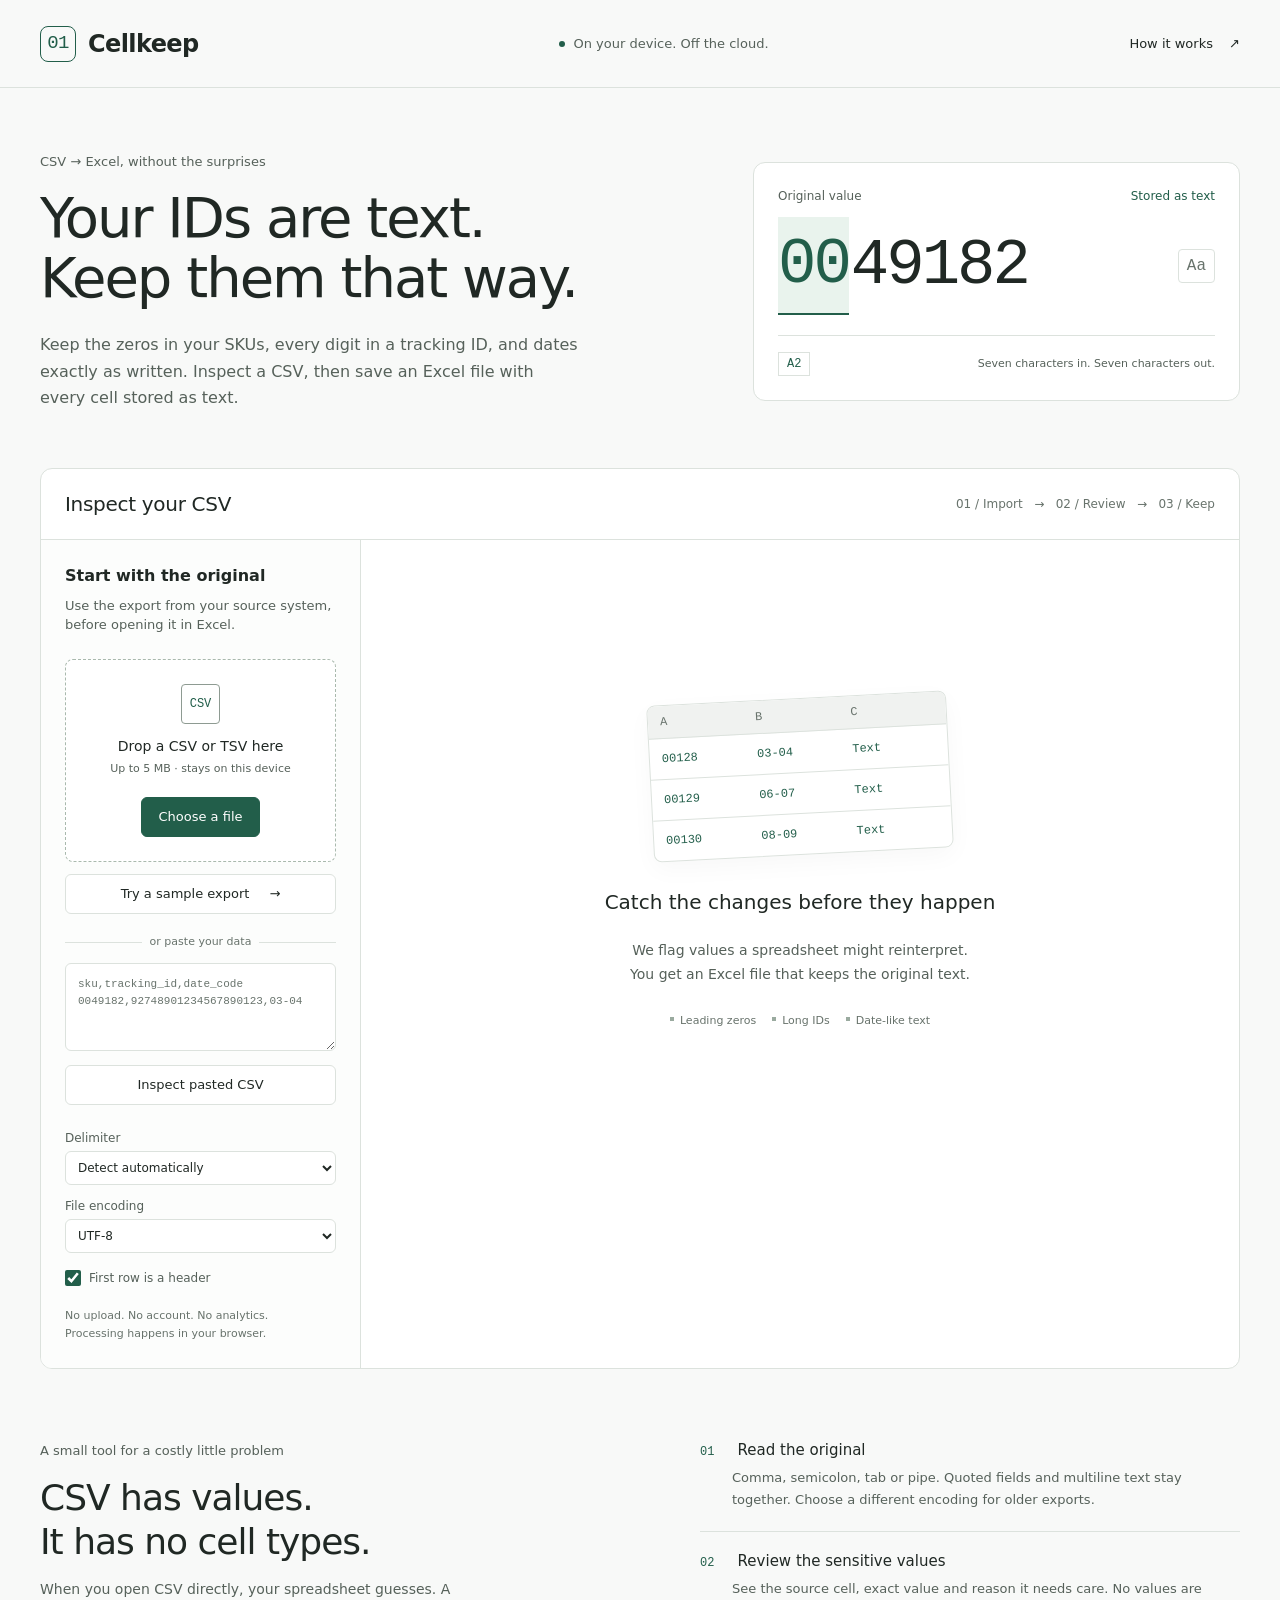
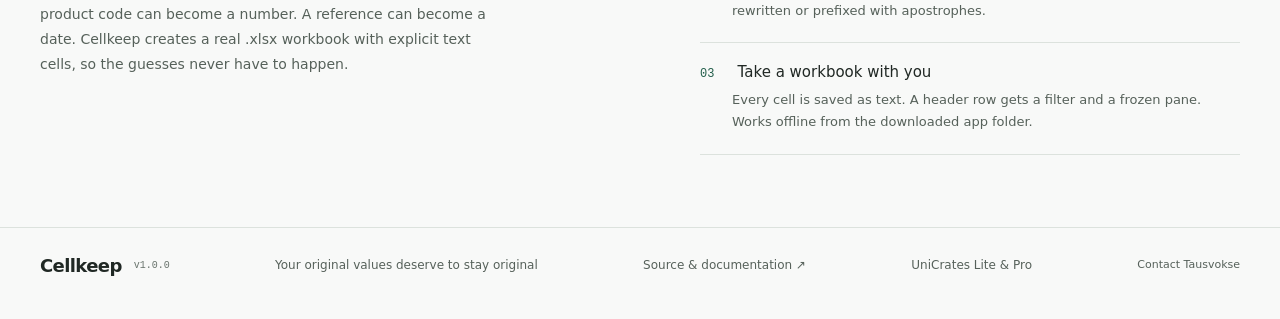
<file: index.html>
<!doctype html>
<html lang="en">
<head>
  <meta charset="utf-8">
  <meta name="viewport" content="width=device-width, initial-scale=1">
  <meta name="description" content="Inspect CSV for leading zeros, long IDs and formula-like values. Export a literal-text Excel workbook locally, without uploading your data.">
  <meta name="theme-color" content="#225e4a">
  <meta http-equiv="Content-Security-Policy" content="default-src 'self' file:; script-src 'self' file:; style-src 'self' file:; img-src 'self' file: data:; connect-src 'none'; object-src 'none'; base-uri 'none'; form-action 'none'">
  <title>Cellkeep — Your CSV, kept intact</title>
  <link rel="canonical" href="https://taushop.me/">
  <link rel="icon" href="./icon.svg" type="image/svg+xml">
  <link rel="stylesheet" href="./styles.css">
  <script defer src="./app.js"></script>
</head>
<body>
  <a class="skip" href="#workspace">Skip to workspace</a>
  <header class="masthead"><a class="brand" href="./index.html" aria-label="Cellkeep home"><span class="brandmark" aria-hidden="true">01</span>Cellkeep</a><div class="mastnote"><span class="status-dot"></span>On your device. Off the cloud.</div><a class="quiet-link" href="#how-it-works">How it works <span aria-hidden="true">↗</span></a></header>
  <main>
    <section class="intro" aria-labelledby="headline"><div><p class="eyebrow">CSV → Excel, without the surprises</p><h1 id="headline">Your IDs are text.<br>Keep them that way.</h1><p class="intro-copy">Keep the zeros in your SKUs, every digit in a tracking ID, and dates exactly as written. Inspect a CSV, then save an Excel file with every cell stored as text.</p></div><div class="specimen" aria-label="Example: leading zeros preserved"><div class="specimen-label"><span>Original value</span><span>Stored as text</span></div><div class="specimen-value"><span class="kept-zeros">00</span>49182<span class="text-marker">Aa</span></div><div class="specimen-bottom"><span class="cell-ref">A2</span><span>Seven characters in. Seven characters out.</span></div></div></section>
    <section id="workspace" class="workspace" aria-label="CSV workspace">
      <div class="workspace-title"><h2>Inspect your CSV</h2><span>01 / Import &nbsp; → &nbsp; 02 / Review &nbsp; → &nbsp; 03 / Keep</span></div>
      <div class="workgrid">
        <aside class="import-panel">
          <h3>Start with the original</h3><p class="secondary">Use the export from your source system, before opening it in Excel.</p>
          <div class="dropzone" id="dropzone"><span class="file-glyph" aria-hidden="true">CSV</span><p>Drop a CSV or TSV here</p><span class="secondary">Up to 5 MB · stays on this device</span><label class="button primary file-button" for="file">Choose a file</label><input type="file" id="file" accept=".csv,.tsv,.txt,text/csv,text/tab-separated-values"></div>
          <button class="button secondary-button full" id="demo">Try a sample export <span aria-hidden="true">→</span></button>
          <div class="divider"><span>or paste your data</span></div>
          <label class="sr-only" for="paste">CSV text</label><textarea id="paste" spellcheck="false" placeholder="sku,tracking_id,date_code&#10;0049182,92748901234567890123,03-04"></textarea><button class="button secondary-button full" id="inspect-paste">Inspect pasted CSV</button>
          <div class="import-options"><label for="delimiter">Delimiter<select id="delimiter"><option value="">Detect automatically</option><option value=",">Comma</option><option value=";">Semicolon</option><option value="tab">Tab</option><option value="|">Pipe</option></select></label><label for="encoding">File encoding<select id="encoding"><option value="utf-8">UTF-8</option><option value="utf-16le">UTF-16 LE</option><option value="utf-16be">UTF-16 BE</option><option value="windows-1252">Windows-1252</option><option value="windows-1251">Windows-1251</option></select></label><label class="checkbox-label"><input type="checkbox" id="header" checked>First row is a header</label></div>
          <p class="small-note">No upload. No account. No analytics.<br>Processing happens in your browser.</p>
        </aside>
        <div class="review-panel">
          <div id="message" role="status" aria-live="polite" class="message" hidden></div>
          <div id="empty" class="empty"><div class="empty-sheet" aria-hidden="true"><span class="sheet-top">A<span>B</span><span>C</span></span><span>00128<span>03-04</span><span>Text</span></span><span>00129<span>06-07</span><span>Text</span></span><span>00130<span>08-09</span><span>Text</span></span></div><h3>Catch the changes before they happen</h3><p>We flag values a spreadsheet might reinterpret.<br>You get an Excel file that keeps the original text.</p><div class="empty-legend"><span>Leading zeros</span><span>Long IDs</span><span>Date-like text</span></div></div>
          <div id="results" hidden>
            <div class="file-heading"><div><p class="eyebrow" id="source-label">Source file</p><h3 id="filename"></h3></div><button class="text-button" id="clear">Clear data</button></div>
            <div class="stats"><div><span>Data rows</span><strong id="row-count">0</strong></div><div><span>Columns</span><strong id="column-count">0</strong></div><div><span>Cells to review</span><strong class="risk-number" id="risk-count">0</strong></div></div>
            <div class="review-tabs" role="tablist" aria-label="Review views"><button id="risks-tab" role="tab" aria-selected="true" aria-controls="risks-panel" tabindex="0">Risk review <span id="risk-tab-count"></span></button><button id="preview-tab" role="tab" aria-selected="false" aria-controls="preview-panel" tabindex="-1">Data preview</button></div>
            <div id="risks-panel" role="tabpanel" aria-labelledby="risks-tab"><div class="filter-row"><label for="filter">Show<select id="filter"><option value="all">All flagged cells</option><option value="zeros">Leading zeros</option><option value="precision">Long numbers</option><option value="date">Date-like text</option><option value="scientific">Scientific notation</option><option value="formula">Formula-like text</option><option value="whitespace">Edge whitespace</option></select></label><span id="finding-summary"></span></div><div id="findings"></div><div class="pagination"><button class="text-button" id="previous">← Previous</button><span id="page-label"></span><button class="text-button" id="next">Next →</button></div></div>
            <div id="preview-panel" role="tabpanel" aria-labelledby="preview-tab" hidden><p class="preview-note" id="preview-note"></p><div class="table-scroll" tabindex="0" aria-label="Source CSV preview"><table id="preview-table"></table></div></div>
            <div class="export-panel"><div><h3>Keep every cell as text</h3><p>All values are preserved, including unflagged cells.<br>Numbers will be text, so calculations need conversion.</p></div><button id="export" class="button primary">Download .xlsx <span aria-hidden="true">↓</span></button></div>
            <div class="report-row"><button id="report" class="text-button">Download risk report (.json)</button><span id="delimiter-note"></span></div>
            <p class="small-note">Warnings are heuristics; spreadsheet behavior varies. This cannot recover digits already lost in a source file. The JSON report includes your source values.</p>
          </div>
        </div>
      </div>
    </section>
    <section class="explanation" id="how-it-works"><div><p class="eyebrow">A small tool for a costly little problem</p><h2>CSV has values.<br>It has no cell types.</h2><p>When you open CSV directly, your spreadsheet guesses. A product code can become a number. A reference can become a date. Cellkeep creates a real .xlsx workbook with explicit text cells, so the guesses never have to happen.</p></div><dl><div><dt>01 <span>Read the original</span></dt><dd>Comma, semicolon, tab or pipe. Quoted fields and multiline text stay together. Choose a different encoding for older exports.</dd></div><div><dt>02 <span>Review the sensitive values</span></dt><dd>See the source cell, exact value and reason it needs care. No values are rewritten or prefixed with apostrophes.</dd></div><div><dt>03 <span>Take a workbook with you</span></dt><dd>Every cell is saved as text. A header row gets a filter and a frozen pane. Works offline from the downloaded app folder.</dd></div></dl></section>
  </main>
  <footer><a class="brand" href="./index.html">Cellkeep<span class="version">v1.0.0</span></a><span>Your original values deserve to stay original</span><a href="https://github.com/Tausvokse/cellkeep" target="_blank" rel="noopener noreferrer">Source & documentation ↗</a><a href="/unicrates/">UniCrates Lite &amp; Pro</a><a href="mailto:tausvokseoff@gmail.com">Contact Tausvokse</a></footer>
</body>
</html>
</file>
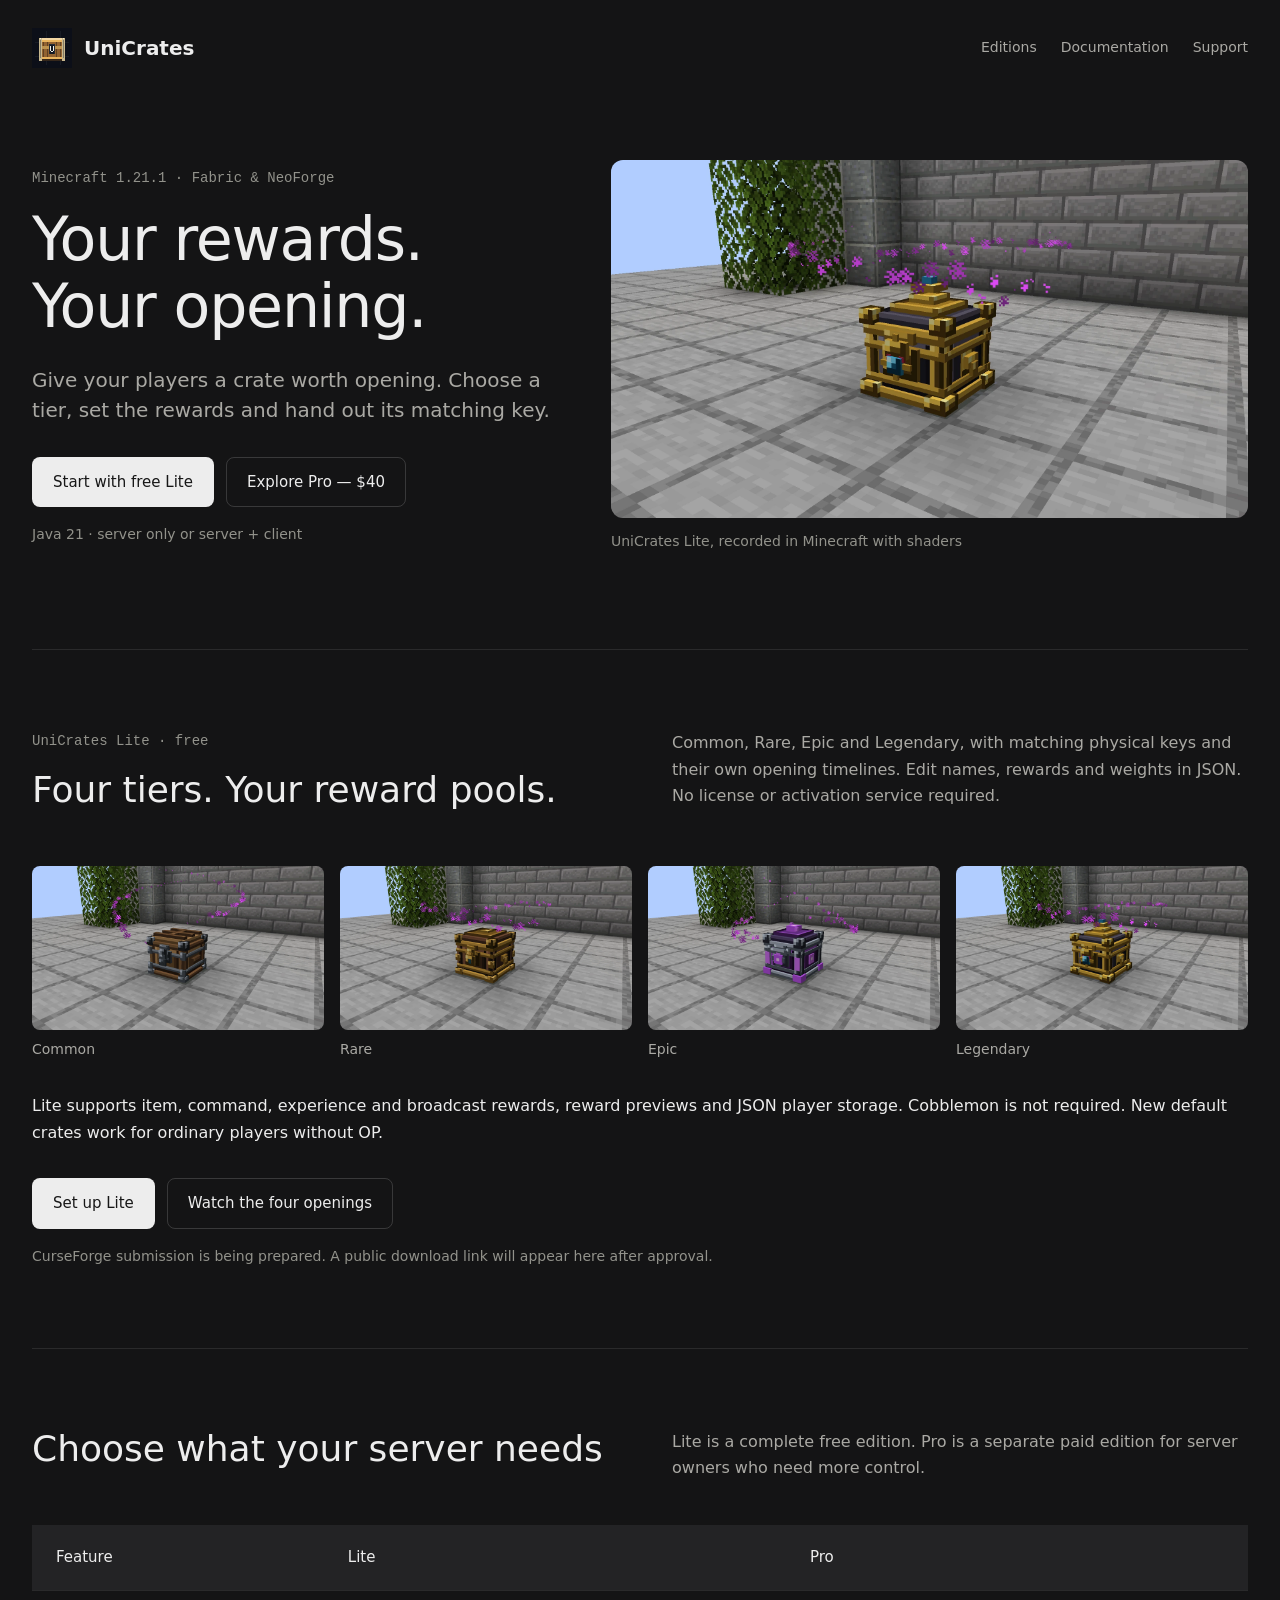
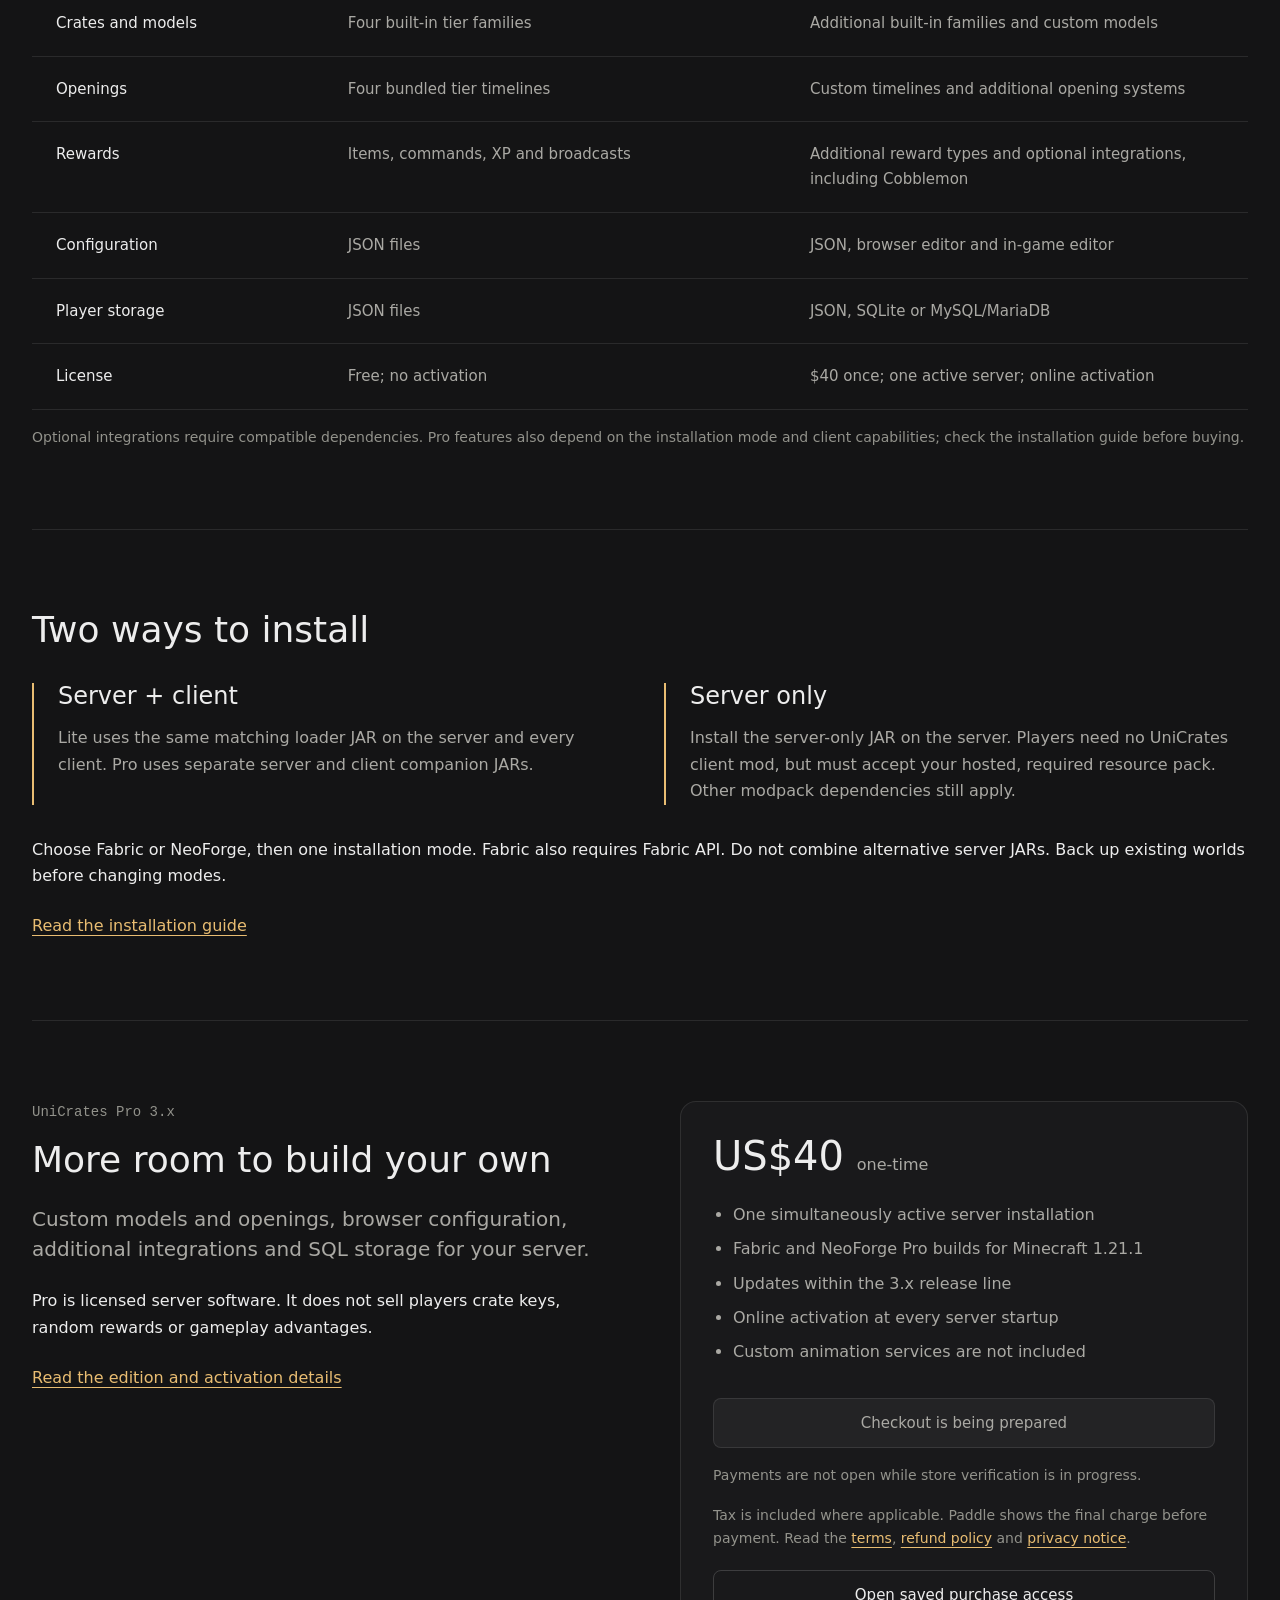
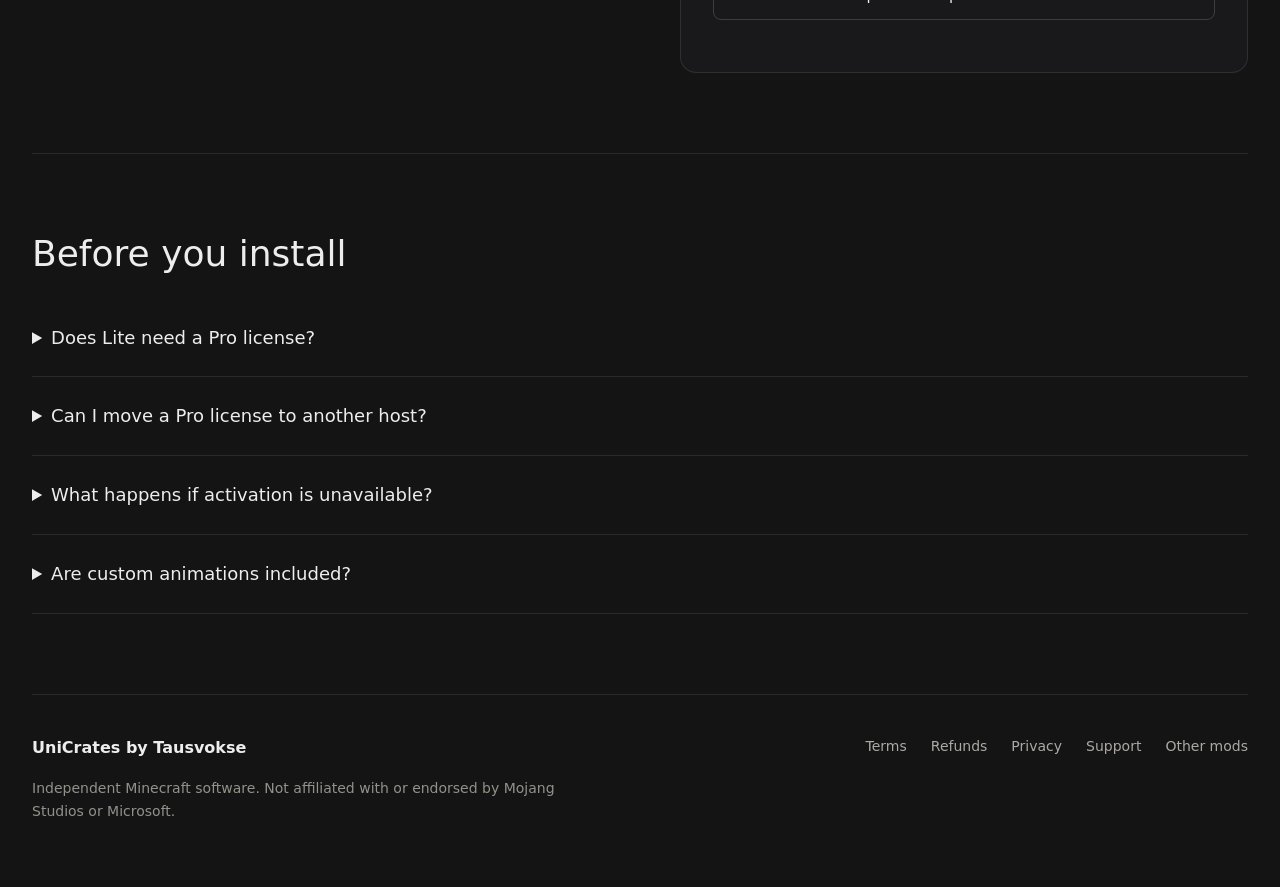
<file: unicrates/index.html>
<!doctype html>
<html lang="en">
  <head>
    <meta charset="utf-8" />
    <meta name="viewport" content="width=device-width, initial-scale=1" />
    <meta
      name="description"
      content="Animated Minecraft crates for Fabric and NeoForge. Four free Lite tiers, or UniCrates Pro for custom content, editors and SQL storage."
    />
    <meta name="theme-color" content="#141415" />
    <meta
      property="og:title"
      content="UniCrates — your rewards, your opening"
    />
    <meta
      property="og:description"
      content="Four free crate tiers. Configurable rewards. Two installation modes for Fabric and NeoForge."
    />
    <meta
      property="og:image"
      content="https://taushop.me/unicrates/assets/legendary-crate.webp"
    />
    <link rel="icon" type="image/png" href="assets/icon.png" />
    <link rel="stylesheet" href="site.css" />
    <link rel="canonical" href="https://taushop.me/unicrates/" />
    <title>UniCrates — animated crates for your Minecraft server</title>
    <script type="module" src="purchases.js"></script>
  </head>
  <body>
    <a class="skip" href="#main">Skip to content</a>
    <header class="navigation wrap">
      <a class="brand" href="./"
        ><img src="assets/icon.png" width="40" height="40" alt="" />UniCrates</a
      >
      <nav aria-label="Main">
        <a href="#editions">Editions</a
        ><a href="https://taushop.me/mods-wiki/unicrates/">Documentation</a
        ><a href="support/">Support</a>
      </nav>
    </header>
    <main id="main">
      <section class="hero wrap" aria-labelledby="hero-title">
        <div class="hero-copy">
          <p class="context">Minecraft 1.21.1 · Fabric &amp; NeoForge</p>
          <h1 id="hero-title">Your rewards.<br />Your opening.</h1>
          <p class="lead">
            Give your players a crate worth opening. Choose a tier, set the
            rewards and hand out its matching key.
          </p>
          <div class="actions">
            <a class="button primary" href="#lite">Start with free Lite</a
            ><a class="button secondary" href="#pro">Explore Pro — $40</a>
          </div>
          <p class="small">Java 21 · server only or server + client</p>
        </div>
        <figure class="hero-visual">
          <img
            src="assets/legendary-crate.webp"
            width="1920"
            height="1080"
            fetchpriority="high"
            alt="A single gold Legendary crate in a stone courtyard"
          />
          <figcaption>
            UniCrates Lite, recorded in Minecraft with shaders
          </figcaption>
        </figure>
      </section>
      <section class="wrap section" id="lite" aria-labelledby="lite-title">
        <div class="section-heading">
          <div>
            <p class="context">UniCrates Lite · free</p>
            <h2 id="lite-title">Four tiers. Your reward pools.</h2>
          </div>
          <p>
            Common, Rare, Epic and Legendary, with matching physical keys and
            their own opening timelines. Edit names, rewards and weights in
            JSON. No license or activation service required.
          </p>
        </div>
        <div class="gallery">
          <figure>
            <img
              src="assets/common-crate.webp"
              width="1920"
              height="1080"
              loading="lazy"
              alt="Common Lite crate with metal bands"
            />
            <figcaption>Common</figcaption>
          </figure>
          <figure>
            <img
              src="assets/rare-crate.webp"
              width="1920"
              height="1080"
              loading="lazy"
              alt="Rare Lite crate with gold-toned fittings"
            />
            <figcaption>Rare</figcaption>
          </figure>
          <figure>
            <img
              src="assets/epic-crate.webp"
              width="1920"
              height="1080"
              loading="lazy"
              alt="Epic Lite crate with purple crystal details"
            />
            <figcaption>Epic</figcaption>
          </figure>
          <figure>
            <img
              src="assets/legendary-crate.webp"
              width="1920"
              height="1080"
              loading="lazy"
              alt="Legendary Lite crate with gold fittings"
            />
            <figcaption>Legendary</figcaption>
          </figure>
        </div>
        <p>
          Lite supports item, command, experience and broadcast rewards, reward
          previews and JSON player storage. Cobblemon is not required. New
          default crates work for ordinary players without OP.
        </p>
        <div class="actions">
          <a
            class="button primary"
            id="lite-download"
            href="https://taushop.me/mods-wiki/unicrates/getting-started/"
            >Set up Lite</a
          ><a
            class="button secondary"
            href="https://taushop.me/mods-wiki/unicrates/lite-gallery"
            >Watch the four openings</a
          >
        </div>
        <p class="small" id="lite-status">
          CurseForge submission is being prepared. A public download link will
          appear here after approval.
        </p>
      </section>
      <section
        class="wrap section"
        id="editions"
        aria-labelledby="editions-title"
      >
        <div class="section-heading">
          <h2 id="editions-title">Choose what your server needs</h2>
          <p>
            Lite is a complete free edition. Pro is a separate paid edition for
            server owners who need more control.
          </p>
        </div>
        <div class="table-scroll">
          <table>
            <caption class="visually-hidden">
              UniCrates Lite and Pro features
            </caption>
            <thead>
              <tr>
                <th scope="col">Feature</th>
                <th scope="col">Lite</th>
                <th scope="col">Pro</th>
              </tr>
            </thead>
            <tbody>
              <tr>
                <th scope="row">Crates and models</th>
                <td>Four built-in tier families</td>
                <td>Additional built-in families and custom models</td>
              </tr>
              <tr>
                <th scope="row">Openings</th>
                <td>Four bundled tier timelines</td>
                <td>Custom timelines and additional opening systems</td>
              </tr>
              <tr>
                <th scope="row">Rewards</th>
                <td>Items, commands, XP and broadcasts</td>
                <td>
                  Additional reward types and optional integrations, including
                  Cobblemon
                </td>
              </tr>
              <tr>
                <th scope="row">Configuration</th>
                <td>JSON files</td>
                <td>JSON, browser editor and in-game editor</td>
              </tr>
              <tr>
                <th scope="row">Player storage</th>
                <td>JSON files</td>
                <td>JSON, SQLite or MySQL/MariaDB</td>
              </tr>
              <tr>
                <th scope="row">License</th>
                <td>Free; no activation</td>
                <td>$40 once; one active server; online activation</td>
              </tr>
            </tbody>
          </table>
        </div>
        <p class="small">
          Optional integrations require compatible dependencies. Pro features
          also depend on the installation mode and client capabilities; check
          the installation guide before buying.
        </p>
      </section>
      <section class="wrap section" aria-labelledby="install-title">
        <h2 id="install-title">Two ways to install</h2>
        <div class="installation">
          <article>
            <h3>Server + client</h3>
            <p>
              Lite uses the same matching loader JAR on the server and every
              client. Pro uses separate server and client companion JARs.
            </p>
          </article>
          <article>
            <h3>Server only</h3>
            <p>
              Install the server-only JAR on the server. Players need no
              UniCrates client mod, but must accept your hosted, required
              resource pack. Other modpack dependencies still apply.
            </p>
          </article>
        </div>
        <p>
          Choose Fabric or NeoForge, then one installation mode. Fabric also
          requires Fabric API. Do not combine alternative server JARs. Back up
          existing worlds before changing modes.
        </p>
        <a href="https://taushop.me/mods-wiki/unicrates/getting-started/"
          >Read the installation guide</a
        >
      </section>
      <section
        class="wrap section purchase"
        id="pro"
        aria-labelledby="pro-title"
      >
        <div>
          <p class="context">UniCrates Pro 3.x</p>
          <h2 id="pro-title">More room to build your own</h2>
          <p class="lead">
            Custom models and openings, browser configuration, additional
            integrations and SQL storage for your server.
          </p>
          <p>
            Pro is licensed server software. It does not sell players crate
            keys, random rewards or gameplay advantages.
          </p>
          <a href="https://taushop.me/mods-wiki/unicrates/editions"
            >Read the edition and activation details</a
          >
        </div>
        <div class="purchase-details">
          <p class="price">US$40 <span>one-time</span></p>
          <ul>
            <li>One simultaneously active server installation</li>
            <li>Fabric and NeoForge Pro builds for Minecraft 1.21.1</li>
            <li>Updates within the 3.x release line</li>
            <li>Online activation at every server startup</li>
            <li>Custom animation services are not included</li>
          </ul>
          <button class="button primary" id="buy-pro" type="button" disabled>
            Checkout is being prepared
          </button>
          <p id="checkout-status" class="small" role="status">
            Payments are not open while store verification is in progress.
          </p>
          <p class="small">
            Tax is included where applicable. Paddle shows the final charge
            before payment. Read the <a href="terms/">terms</a>,
            <a href="refunds/">refund policy</a> and
            <a href="privacy/">privacy notice</a>.
          </p>
          <p class="small" id="order-status" role="status"></p>
          <div id="order-downloads"></div>
        </div>
      </section>
      <section class="wrap section" aria-labelledby="questions-title">
        <h2 id="questions-title">Before you install</h2>
        <details>
          <summary>Does Lite need a Pro license?</summary>
          <p>
            No. Lite runs independently without a license or activation service.
          </p>
        </details>
        <details>
          <summary>Can I move a Pro license to another host?</summary>
          <p>
            One server can be active at a time. Stop the previous installation
            and contact support to release its activation before moving hosts or
            changing the outgoing IP.
          </p>
        </details>
        <details>
          <summary>What happens if activation is unavailable?</summary>
          <p>
            Every new server process needs online approval. A running process
            can use its existing signed permit until expiry, at most two
            minutes. Without a valid permit, Pro falls back to Lite limits. This
            purchase is not a promise that an online service will exist
            indefinitely.
          </p>
        </details>
        <details>
          <summary>Are custom animations included?</summary>
          <p>
            No. New Pro purchases do not include an individual animation
            service. Earlier written purchase agreements remain valid.
          </p>
        </details>
      </section>
    </main>
    <footer class="wrap">
      <div>
        <span class="brand">UniCrates by Tausvokse</span>
        <p class="small">
          Independent Minecraft software. Not affiliated with or endorsed by
          Mojang Studios or Microsoft.
        </p>
      </div>
      <nav aria-label="Footer">
        <a href="terms/">Terms</a><a href="refunds/">Refunds</a
        ><a href="privacy/">Privacy</a><a href="support/">Support</a
        ><a href="https://taushop.me/mods-wiki/">Other mods</a>
      </nav>
    </footer>
  </body>
</html>
</file>
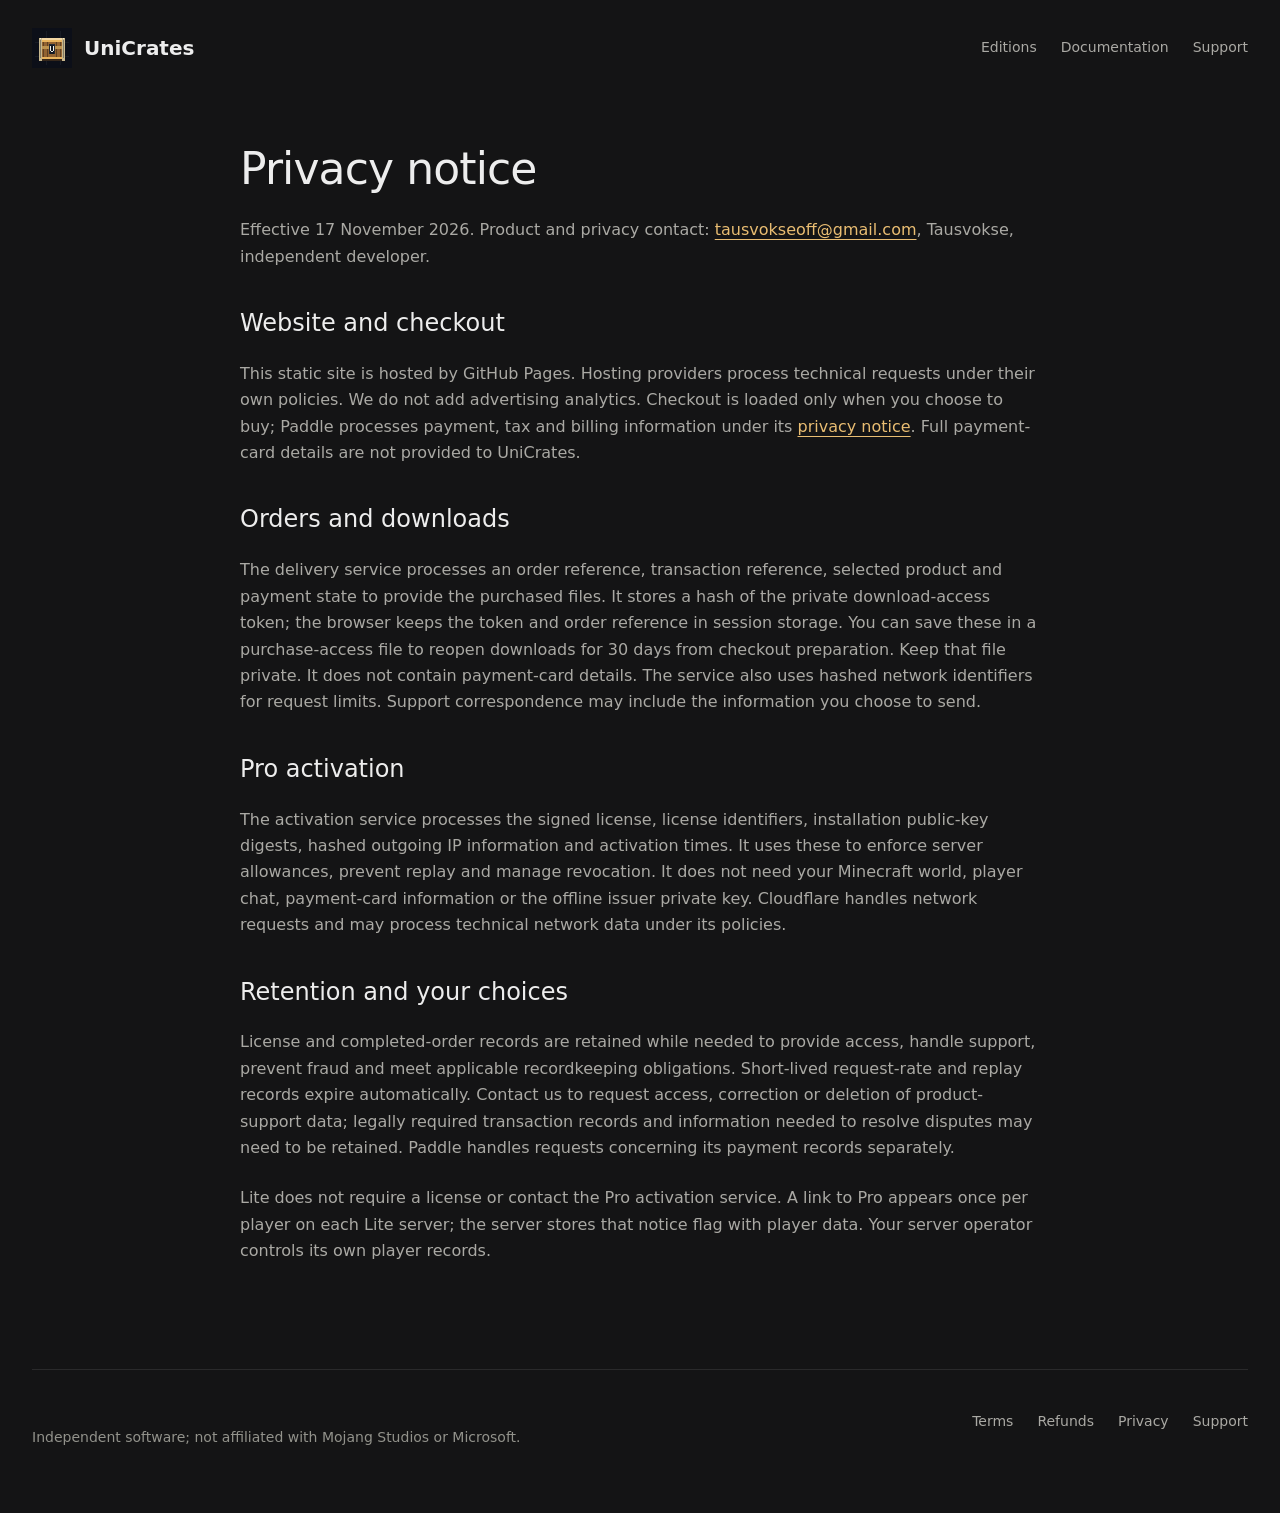
<file: unicrates/privacy/index.html>
<!doctype html>
<html lang="en">
  <head>
    <meta charset="utf-8" />
    <meta name="viewport" content="width=device-width,initial-scale=1" />
    <meta
      name="description"
      content="Privacy notice for UniCrates Lite and Pro."
    />
    <link rel="stylesheet" href="../site.css" />
    <title>Privacy notice — UniCrates</title>
  </head>
  <body>
    <a class="skip" href="#main">Skip to content</a>
    <header class="navigation wrap">
      <a class="brand" href="../"
        ><img
          src="../assets/icon.png"
          width="40"
          height="40"
          alt=""
        />UniCrates</a
      >
      <nav aria-label="Main">
        <a href="../">Editions</a
        ><a href="https://taushop.me/mods-wiki/unicrates/">Documentation</a
        ><a href="../support/">Support</a>
      </nav>
    </header>
    <main class="wrap legal" id="main">
      <h1>Privacy notice</h1>
      <p>
        Effective 17 November 2026. Product and privacy contact:
        <a href="mailto:tausvokseoff@gmail.com">tausvokseoff@gmail.com</a>,
        Tausvokse, independent developer.
      </p>
      <h2>Website and checkout</h2>
      <p>
        This static site is hosted by GitHub Pages. Hosting providers process
        technical requests under their own policies. We do not add advertising
        analytics. Checkout is loaded only when you choose to buy; Paddle
        processes payment, tax and billing information under its
        <a href="https://www.paddle.com/legal/privacy">privacy notice</a>. Full
        payment-card details are not provided to UniCrates.
      </p>
      <h2>Orders and downloads</h2>
      <p>
        The delivery service processes an order reference, transaction
        reference, selected product and payment state to provide the purchased
        files. It stores a hash of the private download-access token; the
        browser keeps the token and order reference in session storage. You can
        save these in a purchase-access file to reopen downloads for 30 days
        from checkout preparation. Keep that file private. It does not contain
        payment-card details. The service also uses hashed network identifiers
        for request limits. Support correspondence may include the information
        you choose to send.
      </p>
      <h2>Pro activation</h2>
      <p>
        The activation service processes the signed license, license
        identifiers, installation public-key digests, hashed outgoing IP
        information and activation times. It uses these to enforce server
        allowances, prevent replay and manage revocation. It does not need your
        Minecraft world, player chat, payment-card information or the offline
        issuer private key. Cloudflare handles network requests and may process
        technical network data under its policies.
      </p>
      <h2>Retention and your choices</h2>
      <p>
        License and completed-order records are retained while needed to provide
        access, handle support, prevent fraud and meet applicable recordkeeping
        obligations. Short-lived request-rate and replay records expire
        automatically. Contact us to request access, correction or deletion of
        product-support data; legally required transaction records and
        information needed to resolve disputes may need to be retained. Paddle
        handles requests concerning its payment records separately.
      </p>
      <p>
        Lite does not require a license or contact the Pro activation service. A
        link to Pro appears once per player on each Lite server; the server
        stores that notice flag with player data. Your server operator controls
        its own player records.
      </p>
    </main>
    <footer class="wrap">
      <p class="small">
        Independent software; not affiliated with Mojang Studios or Microsoft.
      </p>
      <nav aria-label="Footer">
        <a href="../terms/">Terms</a><a href="../refunds/">Refunds</a
        ><a href="../privacy/">Privacy</a><a href="../support/">Support</a>
      </nav>
    </footer>
  </body>
</html>
</file>
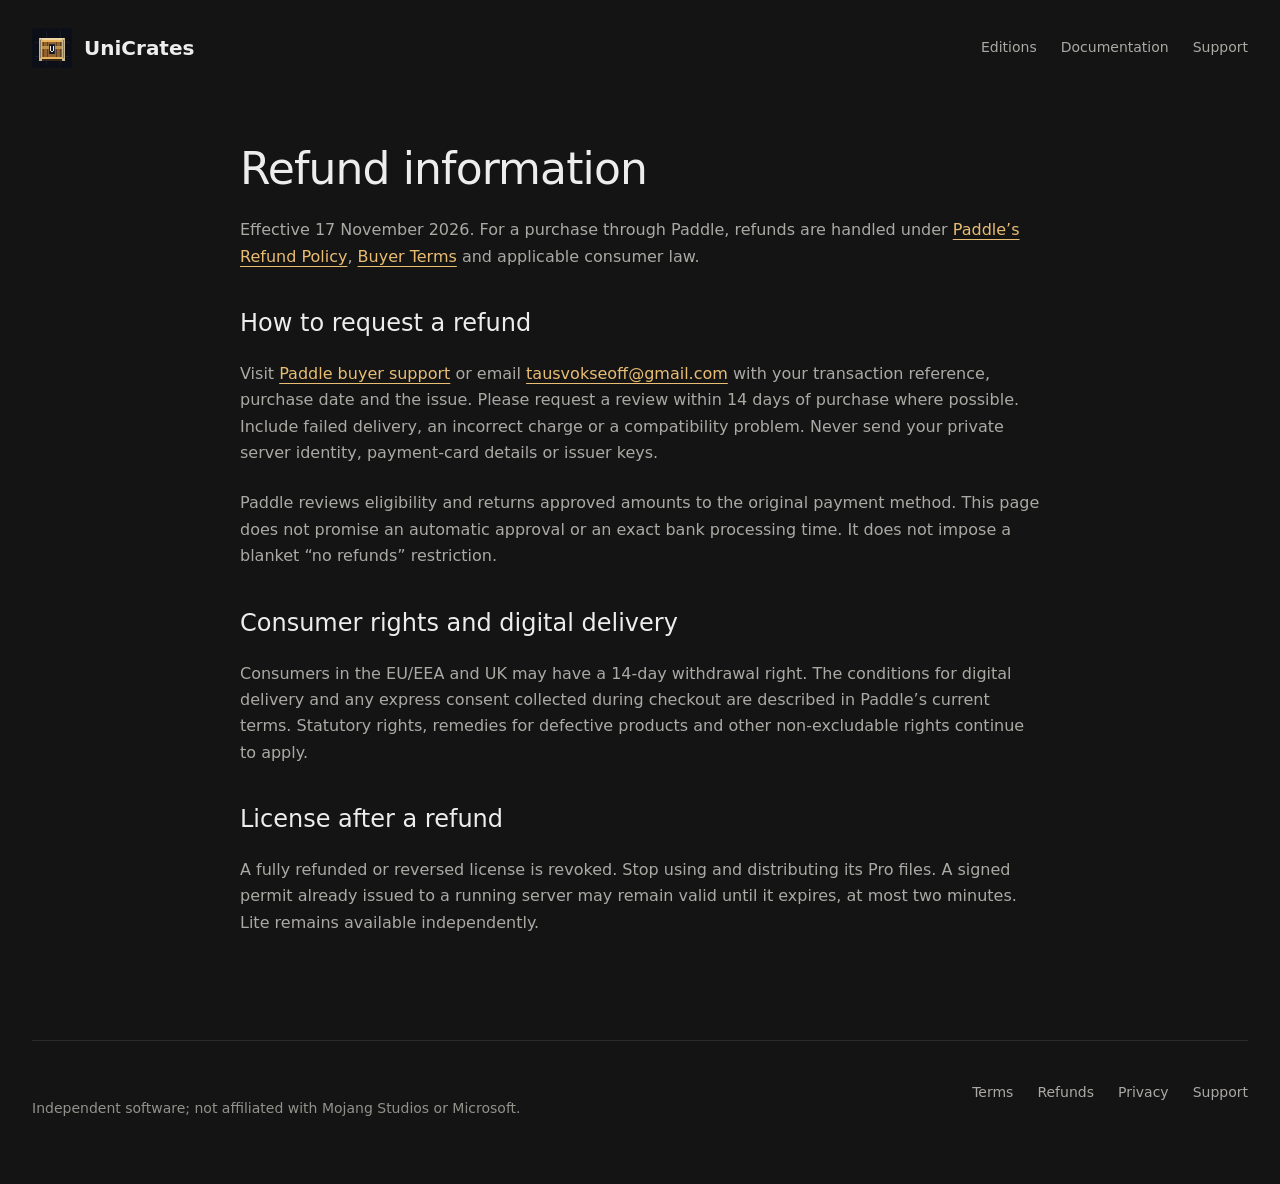
<file: unicrates/refunds/index.html>
<!doctype html>
<html lang="en">
  <head>
    <meta charset="utf-8" />
    <meta name="viewport" content="width=device-width,initial-scale=1" />
    <meta
      name="description"
      content="Refund information for UniCrates Lite and Pro."
    />
    <link rel="stylesheet" href="../site.css" />
    <title>Refund information — UniCrates</title>
  </head>
  <body>
    <a class="skip" href="#main">Skip to content</a>
    <header class="navigation wrap">
      <a class="brand" href="../"
        ><img
          src="../assets/icon.png"
          width="40"
          height="40"
          alt=""
        />UniCrates</a
      >
      <nav aria-label="Main">
        <a href="../">Editions</a
        ><a href="https://taushop.me/mods-wiki/unicrates/">Documentation</a
        ><a href="../support/">Support</a>
      </nav>
    </header>
    <main class="wrap legal" id="main">
      <h1>Refund information</h1>
      <p>
        Effective 17 November 2026. For a purchase through Paddle, refunds are
        handled under
        <a href="https://www.paddle.com/legal/refund-policy"
          >Paddle’s Refund Policy</a
        >,
        <a href="https://www.paddle.com/legal/buyer-terms">Buyer Terms</a> and
        applicable consumer law.
      </p>
      <h2>How to request a refund</h2>
      <p>
        Visit <a href="https://paddle.net">Paddle buyer support</a> or email
        <a href="mailto:tausvokseoff@gmail.com">tausvokseoff@gmail.com</a> with
        your transaction reference, purchase date and the issue. Please request
        a review within 14 days of purchase where possible. Include failed
        delivery, an incorrect charge or a compatibility problem. Never send
        your private server identity, payment-card details or issuer keys.
      </p>
      <p>
        Paddle reviews eligibility and returns approved amounts to the original
        payment method. This page does not promise an automatic approval or an
        exact bank processing time. It does not impose a blanket “no refunds”
        restriction.
      </p>
      <h2>Consumer rights and digital delivery</h2>
      <p>
        Consumers in the EU/EEA and UK may have a 14-day withdrawal right. The
        conditions for digital delivery and any express consent collected during
        checkout are described in Paddle’s current terms. Statutory rights,
        remedies for defective products and other non-excludable rights continue
        to apply.
      </p>
      <h2>License after a refund</h2>
      <p>
        A fully refunded or reversed license is revoked. Stop using and
        distributing its Pro files. A signed permit already issued to a running
        server may remain valid until it expires, at most two minutes. Lite
        remains available independently.
      </p>
    </main>
    <footer class="wrap">
      <p class="small">
        Independent software; not affiliated with Mojang Studios or Microsoft.
      </p>
      <nav aria-label="Footer">
        <a href="../terms/">Terms</a><a href="../refunds/">Refunds</a
        ><a href="../privacy/">Privacy</a><a href="../support/">Support</a>
      </nav>
    </footer>
  </body>
</html>
</file>
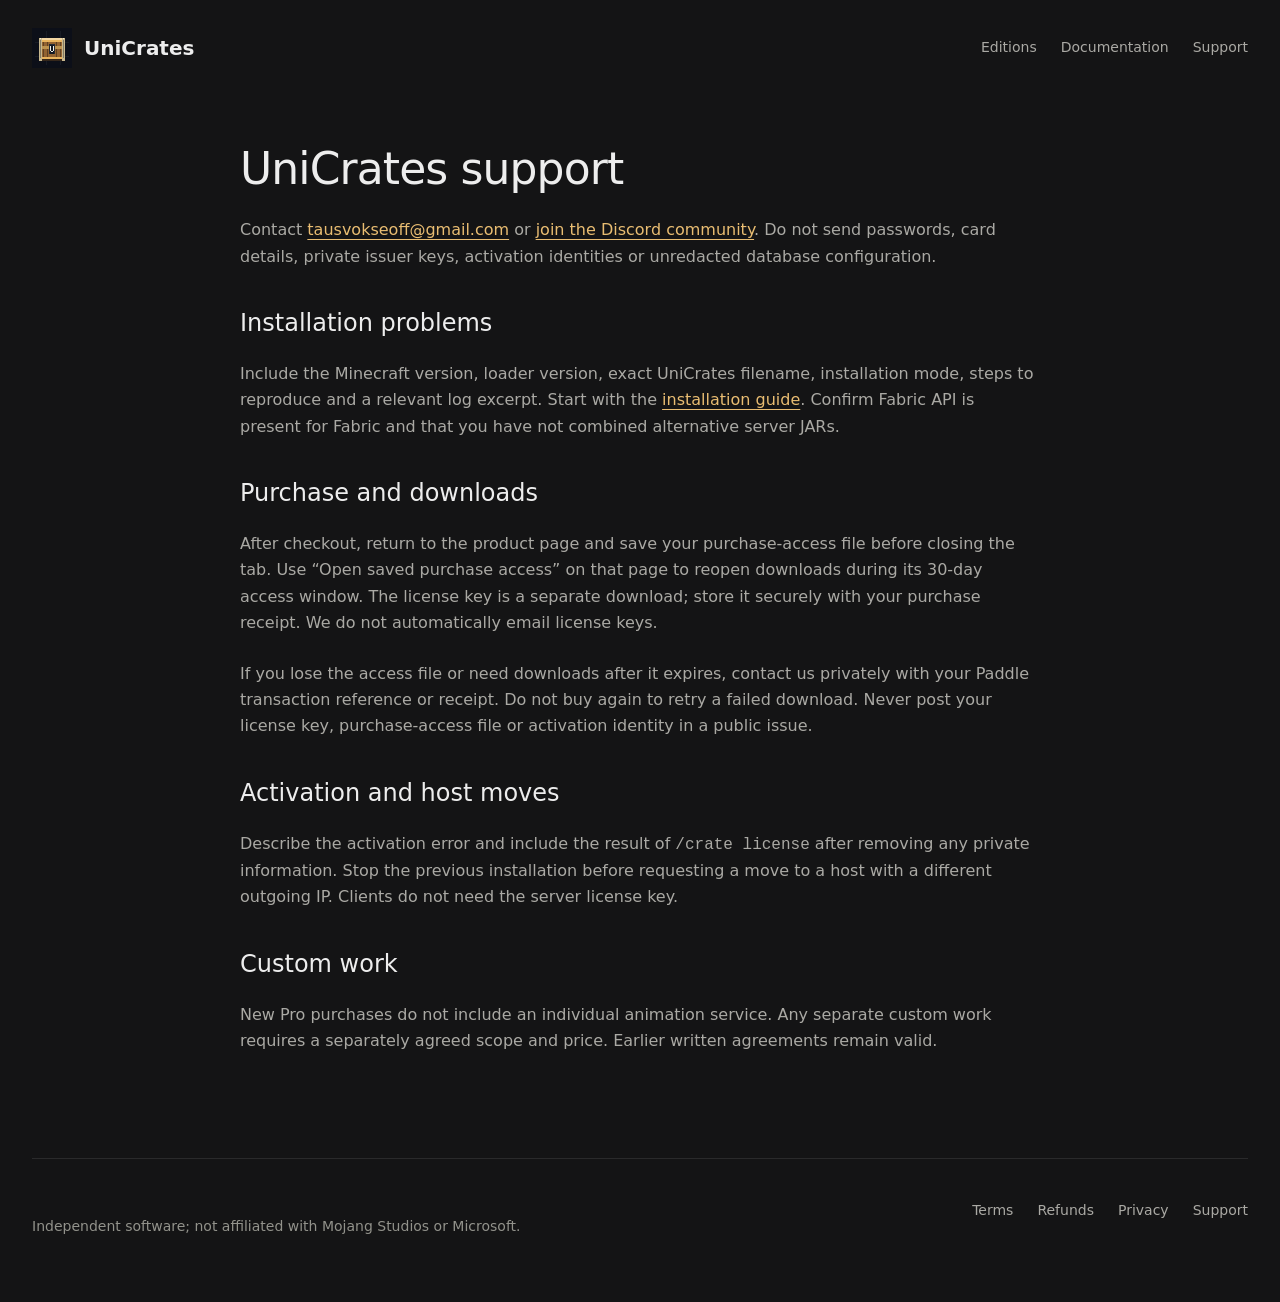
<file: unicrates/support/index.html>
<!doctype html>
<html lang="en">
  <head>
    <meta charset="utf-8" />
    <meta name="viewport" content="width=device-width,initial-scale=1" />
    <meta
      name="description"
      content="UniCrates support for UniCrates Lite and Pro."
    />
    <link rel="stylesheet" href="../site.css" />
    <title>UniCrates support — UniCrates</title>
  </head>
  <body>
    <a class="skip" href="#main">Skip to content</a>
    <header class="navigation wrap">
      <a class="brand" href="../"
        ><img
          src="../assets/icon.png"
          width="40"
          height="40"
          alt=""
        />UniCrates</a
      >
      <nav aria-label="Main">
        <a href="../">Editions</a
        ><a href="https://taushop.me/mods-wiki/unicrates/">Documentation</a
        ><a href="../support/">Support</a>
      </nav>
    </header>
    <main class="wrap legal" id="main">
      <h1>UniCrates support</h1>
      <p>
        Contact
        <a href="mailto:tausvokseoff@gmail.com">tausvokseoff@gmail.com</a> or
        <a href="https://discord.gg/VjU5AybJYr">join the Discord community</a>.
        Do not send passwords, card details, private issuer keys, activation
        identities or unredacted database configuration.
      </p>
      <h2>Installation problems</h2>
      <p>
        Include the Minecraft version, loader version, exact UniCrates filename,
        installation mode, steps to reproduce and a relevant log excerpt. Start
        with the
        <a href="https://taushop.me/mods-wiki/unicrates/getting-started/"
          >installation guide</a
        >. Confirm Fabric API is present for Fabric and that you have not
        combined alternative server JARs.
      </p>
      <h2>Purchase and downloads</h2>
      <p>
        After checkout, return to the product page and save your purchase-access
        file before closing the tab. Use “Open saved purchase access” on that
        page to reopen downloads during its 30-day access window. The license
        key is a separate download; store it securely with your purchase
        receipt. We do not automatically email license keys.
      </p>
      <p>
        If you lose the access file or need downloads after it expires, contact
        us privately with your Paddle transaction reference or receipt. Do not
        buy again to retry a failed download. Never post your license key,
        purchase-access file or activation identity in a public issue.
      </p>
      <h2>Activation and host moves</h2>
      <p>
        Describe the activation error and include the result of
        <code>/crate license</code> after removing any private information. Stop
        the previous installation before requesting a move to a host with a
        different outgoing IP. Clients do not need the server license key.
      </p>
      <h2>Custom work</h2>
      <p>
        New Pro purchases do not include an individual animation service. Any
        separate custom work requires a separately agreed scope and price.
        Earlier written agreements remain valid.
      </p>
    </main>
    <footer class="wrap">
      <p class="small">
        Independent software; not affiliated with Mojang Studios or Microsoft.
      </p>
      <nav aria-label="Footer">
        <a href="../terms/">Terms</a><a href="../refunds/">Refunds</a
        ><a href="../privacy/">Privacy</a><a href="../support/">Support</a>
      </nav>
    </footer>
  </body>
</html>
</file>
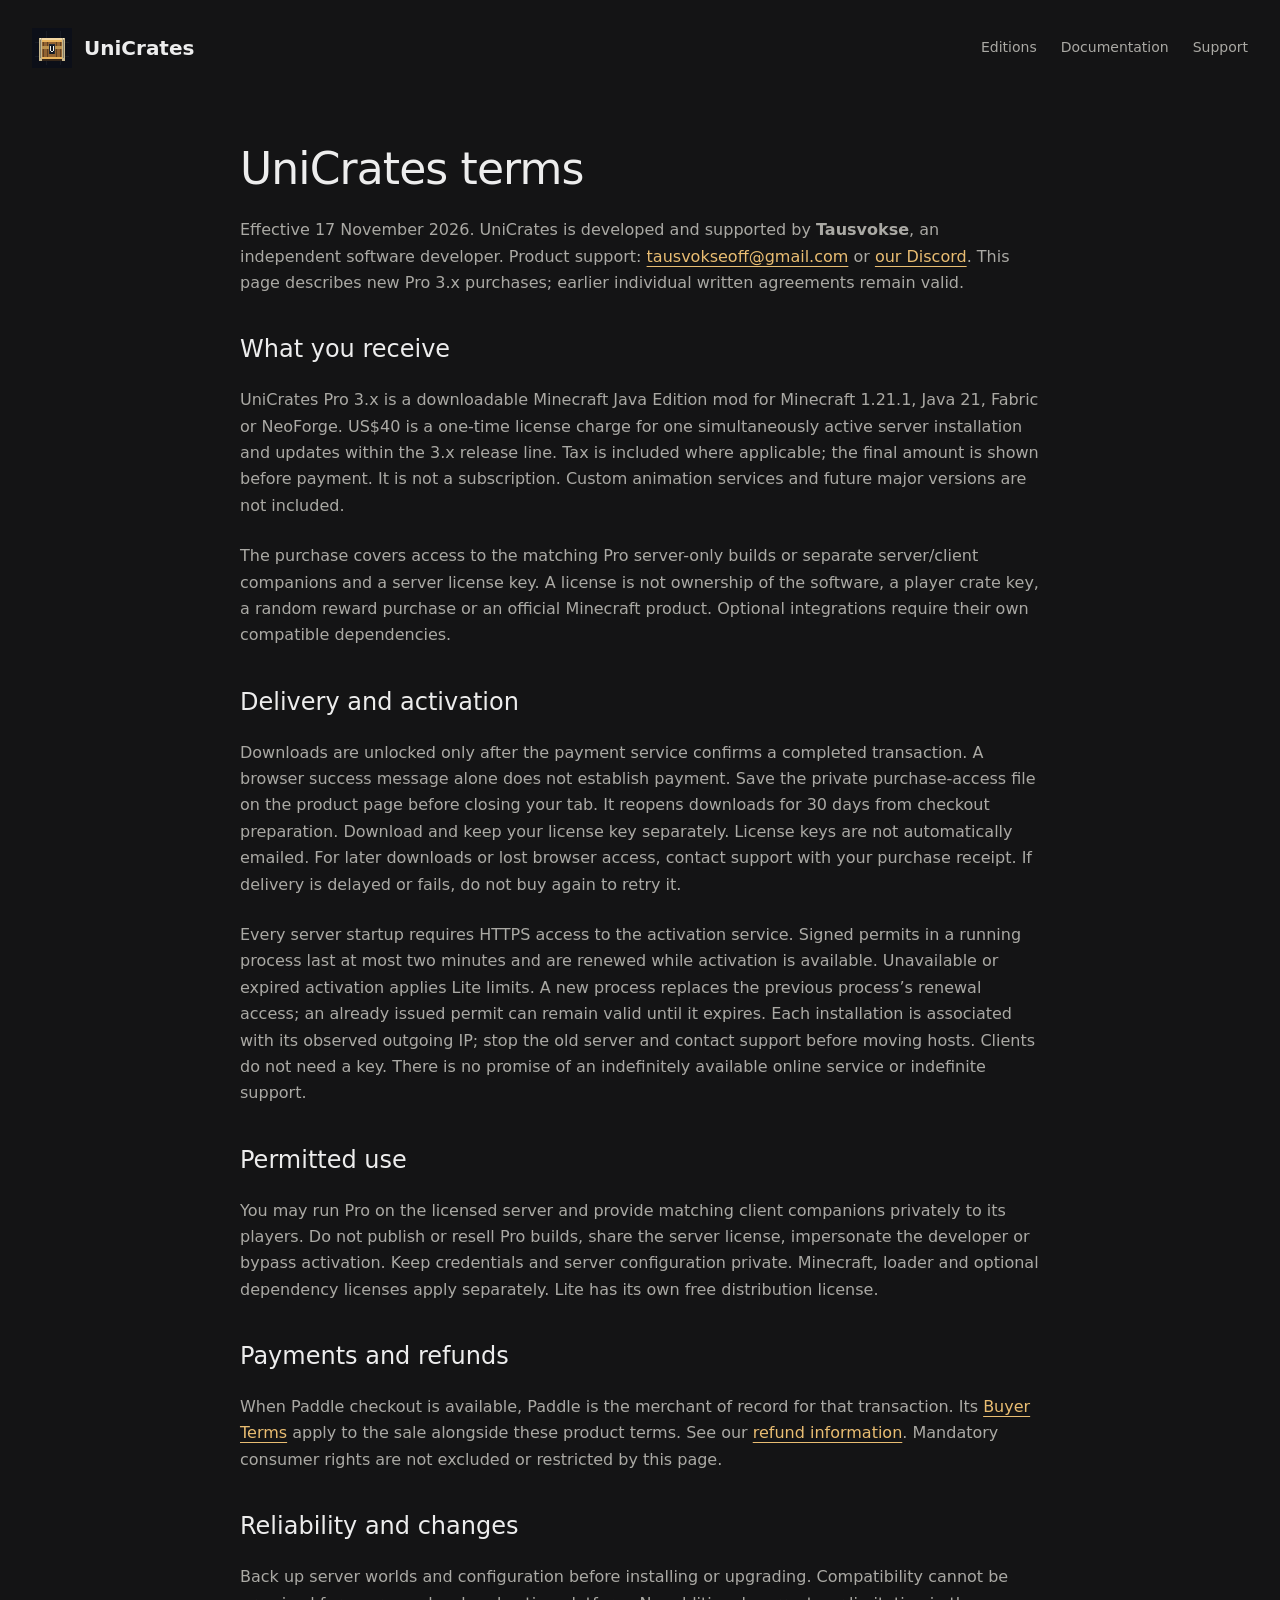
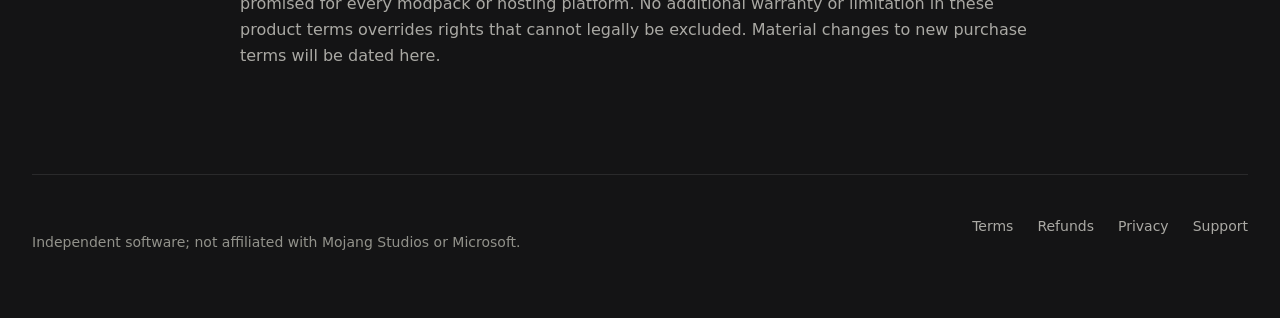
<file: unicrates/terms/index.html>
<!doctype html>
<html lang="en">
  <head>
    <meta charset="utf-8" />
    <meta name="viewport" content="width=device-width,initial-scale=1" />
    <meta
      name="description"
      content="UniCrates terms for UniCrates Lite and Pro."
    />
    <link rel="stylesheet" href="../site.css" />
    <title>UniCrates terms — UniCrates</title>
  </head>
  <body>
    <a class="skip" href="#main">Skip to content</a>
    <header class="navigation wrap">
      <a class="brand" href="../"
        ><img
          src="../assets/icon.png"
          width="40"
          height="40"
          alt=""
        />UniCrates</a
      >
      <nav aria-label="Main">
        <a href="../">Editions</a
        ><a href="https://taushop.me/mods-wiki/unicrates/">Documentation</a
        ><a href="../support/">Support</a>
      </nav>
    </header>
    <main class="wrap legal" id="main">
      <h1>UniCrates terms</h1>
      <p>
        Effective 17 November 2026. UniCrates is developed and supported by
        <strong>Tausvokse</strong>, an independent software developer. Product
        support:
        <a href="mailto:tausvokseoff@gmail.com">tausvokseoff@gmail.com</a> or
        <a href="https://discord.gg/VjU5AybJYr">our Discord</a>. This page
        describes new Pro 3.x purchases; earlier individual written agreements
        remain valid.
      </p>
      <h2>What you receive</h2>
      <p>
        UniCrates Pro 3.x is a downloadable Minecraft Java Edition mod for
        Minecraft 1.21.1, Java 21, Fabric or NeoForge. US$40 is a one-time
        license charge for one simultaneously active server installation and
        updates within the 3.x release line. Tax is included where applicable;
        the final amount is shown before payment. It is not a subscription.
        Custom animation services and future major versions are not included.
      </p>
      <p>
        The purchase covers access to the matching Pro server-only builds or
        separate server/client companions and a server license key. A license is
        not ownership of the software, a player crate key, a random reward
        purchase or an official Minecraft product. Optional integrations require
        their own compatible dependencies.
      </p>
      <h2>Delivery and activation</h2>
      <p>
        Downloads are unlocked only after the payment service confirms a
        completed transaction. A browser success message alone does not
        establish payment. Save the private purchase-access file on the product
        page before closing your tab. It reopens downloads for 30 days from
        checkout preparation. Download and keep your license key separately.
        License keys are not automatically emailed. For later downloads or lost
        browser access, contact support with your purchase receipt. If delivery
        is delayed or fails, do not buy again to retry it.
      </p>
      <p>
        Every server startup requires HTTPS access to the activation service.
        Signed permits in a running process last at most two minutes and are
        renewed while activation is available. Unavailable or expired activation
        applies Lite limits. A new process replaces the previous process’s
        renewal access; an already issued permit can remain valid until it
        expires. Each installation is associated with its observed outgoing IP;
        stop the old server and contact support before moving hosts. Clients do
        not need a key. There is no promise of an indefinitely available online
        service or indefinite support.
      </p>
      <h2>Permitted use</h2>
      <p>
        You may run Pro on the licensed server and provide matching client
        companions privately to its players. Do not publish or resell Pro
        builds, share the server license, impersonate the developer or bypass
        activation. Keep credentials and server configuration private.
        Minecraft, loader and optional dependency licenses apply separately.
        Lite has its own free distribution license.
      </p>
      <h2>Payments and refunds</h2>
      <p>
        When Paddle checkout is available, Paddle is the merchant of record for
        that transaction. Its
        <a href="https://www.paddle.com/legal/buyer-terms">Buyer Terms</a> apply
        to the sale alongside these product terms. See our
        <a href="../refunds/">refund information</a>. Mandatory consumer rights
        are not excluded or restricted by this page.
      </p>
      <h2>Reliability and changes</h2>
      <p>
        Back up server worlds and configuration before installing or upgrading.
        Compatibility cannot be promised for every modpack or hosting platform.
        No additional warranty or limitation in these product terms overrides
        rights that cannot legally be excluded. Material changes to new purchase
        terms will be dated here.
      </p>
    </main>
    <footer class="wrap">
      <p class="small">
        Independent software; not affiliated with Mojang Studios or Microsoft.
      </p>
      <nav aria-label="Footer">
        <a href="../terms/">Terms</a><a href="../refunds/">Refunds</a
        ><a href="../privacy/">Privacy</a><a href="../support/">Support</a>
      </nav>
    </footer>
  </body>
</html>
</file>
<file: styles.css>
:root{--bg:#f8f9f8;--surface:#fff;--raised:#f0f2f0;--ink:#202824;--secondary:#56615a;--muted:#68736c;--line:#dce2dd;--green:#225e4a;--green-light:#e9f3ed;--amber:#845119;--amber-light:#fbf4e7;--red:#a42d2d;--radius:8px;color-scheme:light;font-family:"Segoe UI",system-ui,sans-serif;color:var(--ink);background:var(--bg);font-synthesis:none;font-size:14px;line-height:1.5}*{box-sizing:border-box}body{margin:0}button,input,select,textarea{font:inherit}button,a,input,select,textarea{touch-action:manipulation}button,a{ -webkit-tap-highlight-color:transparent}button{cursor:pointer}button:disabled{cursor:default;opacity:.45}a{color:inherit;text-decoration:none}a:hover{text-decoration:underline}button,select,textarea{transition:background-color .16s ease-out,border-color .16s ease-out}button:focus-visible,a:focus-visible,input:focus-visible,select:focus-visible,textarea:focus-visible,[tabindex]:focus-visible{outline:3px solid var(--green);outline-offset:4px}[hidden]{display:none!important}.sr-only{position:absolute;width:1px;height:1px;padding:0;overflow:hidden;clip:rect(0,0,0,0);white-space:nowrap;border:0}.skip{position:absolute;left:16px;top:-80px;padding:12px;background:white;z-index:5}.skip:focus{top:16px}.masthead,main,footer{max-width:1280px;margin:auto}.masthead{height:88px;padding:0 40px;display:flex;align-items:center;justify-content:space-between;border-bottom:1px solid var(--line)}.brand{display:inline-flex;align-items:center;gap:12px;font-size:24px;font-weight:600;letter-spacing:-.6px}.brandmark{display:grid;place-items:center;width:36px;height:36px;border:1px solid var(--green);border-radius:8px;font:500 19px/1 Consolas,monospace;color:var(--green)}.mastnote{display:flex;gap:8px;align-items:center;color:var(--secondary);font-size:13px}.status-dot{width:6px;height:6px;border-radius:50%;background:var(--green)}.quiet-link{font-size:13px}.quiet-link span{padding-left:12px}main{padding:0 40px}.intro{display:grid;grid-template-columns:1.3fr 1fr;gap:80px;align-items:center;padding:64px 0 56px}.eyebrow{margin:0 0 16px;color:var(--secondary);font-size:13px;font-weight:500}h1{font-size:56px;line-height:1.08;letter-spacing:-2px;font-weight:500;margin:0 0 24px}.intro-copy{max-width:540px;font-size:16px;line-height:1.65;color:var(--secondary);margin:0}.specimen{border:1px solid var(--line);background:var(--surface);padding:24px;border-radius:12px;position:relative}.specimen-label,.specimen-bottom{display:flex;justify-content:space-between;align-items:center;font-size:12px;color:var(--secondary)}.specimen-label span:last-child{color:var(--green)}.specimen-value{font:400 clamp(40px,5vw,68px)/1.5 Consolas,"Courier New",monospace;letter-spacing:-3px;display:flex;align-items:center;margin:12px 0 20px}.kept-zeros{background:var(--green-light);color:var(--green);border-bottom:2px solid var(--green);margin-right:2px}.text-marker{font:400 16px/1 Consolas,monospace;margin-left:auto;letter-spacing:0;color:var(--muted);border:1px solid var(--line);padding:8px;border-radius:4px}.specimen-bottom{border-top:1px solid var(--line);padding-top:16px;gap:16px;font-size:11px}.cell-ref{font:12px Consolas,monospace;color:var(--green);border:1px solid var(--line);padding:4px 8px}.workspace{border:1px solid var(--line);border-radius:12px;overflow:hidden;background:var(--surface);scroll-margin-top:24px}.workspace-title{display:flex;align-items:center;justify-content:space-between;padding:20px 24px;border-bottom:1px solid var(--line)}h2{font-size:20px;font-weight:500;letter-spacing:-.3px;margin:0}.workspace-title>span{color:var(--muted);font-size:12px}.workgrid{display:grid;grid-template-columns:320px minmax(0,1fr)}.import-panel{padding:24px;border-right:1px solid var(--line);background:#fcfdfc}h3{font-size:16px;font-weight:600;margin:0 0 8px}.secondary{color:var(--secondary);font-size:13px;margin:0}.dropzone{display:flex;flex-direction:column;align-items:center;border:1px dashed #a9b9ad;background:var(--surface);border-radius:8px;text-align:center;margin:24px 0 12px;padding:24px 12px}.dropzone.drag-over{border:2px solid var(--green);background:var(--green-light);padding:23px 11px}.file-glyph{font:500 12px Consolas,monospace;border:1px solid #8e9b92;border-radius:4px;padding:12px 8px;color:var(--green)}.dropzone p{margin:12px 0 4px;font-size:14px}.dropzone>.secondary{font-size:11px}.button{display:inline-flex;align-items:center;justify-content:center;gap:20px;min-height:40px;border-radius:6px;border:1px solid var(--line);padding:8px 16px;font-size:13px;font-weight:500}.primary{background:var(--green);border-color:var(--green);color:white}.primary:hover{background:#174936}.secondary-button{background:var(--surface);color:var(--ink)}.secondary-button:hover{background:var(--raised)}.file-button{margin-top:20px;cursor:pointer}.file-button:focus-within{outline:3px solid var(--green)}#file{width:1px;height:1px;position:absolute;opacity:0}.full{width:100%}.divider{display:flex;align-items:center;gap:8px;color:var(--muted);font-size:11px;margin:20px 0 12px}.divider:before,.divider:after{content:"";height:1px;background:var(--line);flex:1}textarea{resize:vertical;min-height:88px;max-height:320px;border:1px solid var(--line);border-radius:6px;width:100%;padding:12px;font:11px/1.6 Consolas,monospace;background:var(--surface);margin-bottom:8px}textarea::placeholder{color:var(--muted)}.import-options{display:grid;gap:12px;margin-top:24px}.import-options>label{display:flex;flex-direction:column;gap:4px;font-size:12px;color:var(--secondary)}select{border:1px solid var(--line);border-radius:6px;padding:8px;color:var(--ink);background:var(--surface);min-width:0}.import-options>label.checkbox-label{flex-direction:row;align-items:center;gap:8px;margin-top:4px}input[type=checkbox]{accent-color:var(--green);width:16px;height:16px;margin:0}.small-note{font-size:11px;color:var(--muted);line-height:1.7;margin:20px 0 0}.review-panel{min-width:0;padding:24px}.empty{min-height:600px;display:flex;flex-direction:column;align-items:center;justify-content:center;text-align:center}.empty-sheet{width:300px;border:1px solid var(--line);border-radius:8px;overflow:hidden;margin-bottom:32px;transform:rotate(-3deg);box-shadow:0 8px 24px #20282408}.empty-sheet>span{display:grid;grid-template-columns:repeat(3,1fr);font:12px/40px Consolas,monospace;text-align:left;padding-left:12px;border-bottom:1px solid var(--line);color:var(--green)}.empty-sheet>span:last-child{border-bottom:0}.empty-sheet .sheet-top{color:var(--muted);background:var(--raised);line-height:32px}.empty h3{font-size:20px;font-weight:500}.empty p{font-size:14px;color:var(--secondary);line-height:1.7}.empty-legend{display:flex;gap:16px;font-size:11px;color:var(--muted);margin-top:12px}.empty-legend span:before{content:"";display:inline-block;width:4px;height:4px;background:#9aaa9f;margin:0 6px 3px 0}.file-heading{display:flex;justify-content:space-between;gap:16px;align-items:center}.file-heading .eyebrow{font-size:11px;margin-bottom:4px}.file-heading h3{font-size:20px;font-weight:500;overflow-wrap:anywhere}.text-button{border:0;background:transparent;padding:4px 0;color:var(--green);font-size:12px}.text-button:hover{text-decoration:underline}.stats{display:grid;grid-template-columns:repeat(3,1fr);padding:24px 0;gap:16px}.stats>div{border-right:1px solid var(--line);padding-right:16px}.stats>div:last-child{border:0}.stats span{display:block;font-size:12px;color:var(--secondary)}.stats strong{display:block;font-size:32px;font-weight:400;font-variant-numeric:tabular-nums;letter-spacing:-1px;margin-top:4px}.risk-number{color:var(--amber)}.review-tabs{display:flex;gap:24px;border-bottom:1px solid var(--line)}.review-tabs button{background:none;border:0;border-bottom:2px solid transparent;padding:12px 0;font-size:13px;color:var(--secondary)}.review-tabs button[aria-selected=true]{color:var(--green);border-bottom-color:var(--green);font-weight:600}.review-tabs button span{font:11px Consolas,monospace;margin-left:4px}.filter-row{display:flex;align-items:center;justify-content:space-between;gap:16px;padding:16px 0;color:var(--muted);font-size:11px}.filter-row label{display:flex;align-items:center;gap:8px}.filter-row select{font-size:12px;padding:4px 8px;max-width:220px}.finding{display:grid;grid-template-columns:44px minmax(0,1fr) 128px;gap:12px;padding:16px 0;border-top:1px solid var(--line);align-items:start}.finding-address{font:11px/24px Consolas,monospace;color:var(--muted)}.finding-value{font:13px/24px Consolas,monospace;white-space:pre-wrap;overflow-wrap:anywhere;max-height:72px;overflow:auto}.finding-description{margin:4px 0 0;font-size:11px;color:var(--secondary);line-height:1.6}.risk-tag{justify-self:end;background:var(--amber-light);color:var(--amber);font-size:10px;line-height:24px;padding:0 8px;border-radius:4px;max-width:128px}.no-findings{padding:40px 12px;text-align:center;color:var(--secondary)}.no-findings strong{display:block;font-size:16px;color:var(--green);font-weight:500;margin-bottom:8px}.pagination{display:flex;justify-content:space-between;align-items:center;padding:12px 0;border-top:1px solid var(--line);font-size:11px;color:var(--muted)}.export-panel{margin-top:24px;padding:20px;background:var(--green-light);border:1px solid #d0e1d5;border-radius:8px;display:flex;justify-content:space-between;align-items:center;gap:16px}.export-panel h3{font-size:14px;color:var(--green);margin-bottom:4px}.export-panel p{font-size:11px;line-height:1.6;margin:0;color:var(--secondary)}.export-panel button{white-space:nowrap}.report-row{display:flex;justify-content:space-between;gap:16px;align-items:center;margin-top:16px}.report-row>span{font-size:11px;color:var(--muted)}.message{padding:12px 16px;background:var(--raised);border:1px solid var(--line);border-radius:6px;margin-bottom:16px;white-space:pre-line;font-size:12px}.message.error{color:var(--red);background:#fff3f1;border-color:#e8c4bf}.message.warning{background:var(--amber-light);color:var(--amber)}.preview-note{font-size:12px;color:var(--muted);margin:16px 0}.table-scroll{overflow:auto;max-height:380px;border:1px solid var(--line);border-radius:6px}table{border-collapse:collapse;font:12px/1.5 Consolas,monospace;min-width:100%}td,th{padding:12px;text-align:left;border-bottom:1px solid var(--line);border-right:1px solid var(--line);max-width:320px;min-width:100px;white-space:pre-wrap;overflow-wrap:anywhere}th{background:var(--raised);font-weight:500;position:sticky;top:0}td.flagged{background:var(--amber-light)}td.rownum,th.rownum{min-width:40px;color:var(--muted);font-size:10px;background:var(--raised)}.explanation{display:grid;grid-template-columns:1fr 1fr;gap:120px;padding:72px 0}.explanation h2{font-size:36px;line-height:1.2;font-weight:400;letter-spacing:-1px}.explanation p:not(.eyebrow){font-size:14px;line-height:1.8;color:var(--secondary);max-width:460px}.explanation dl{margin:0}.explanation dl>div{padding:20px 0;border-bottom:1px solid var(--line)}.explanation dl>div:first-child{padding-top:0}.explanation dt{font:12px Consolas,monospace;color:var(--green)}.explanation dt span{font:500 15px "Segoe UI",system-ui,sans-serif;color:var(--ink);padding-left:16px}.explanation dd{margin:8px 0 0 32px;color:var(--secondary);font-size:13px;line-height:1.7}footer{padding:24px 40px 40px;border-top:1px solid var(--line);display:flex;justify-content:space-between;align-items:center;gap:24px;color:var(--secondary);font-size:12px}footer .brand{font-size:18px;color:var(--ink)}.version{font:10px Consolas,monospace;color:var(--muted);letter-spacing:0}footer a:last-child{font-size:11px}@media(min-width:1500px){.intro{padding-top:80px;padding-bottom:64px}}@media(max-width:1000px){.intro{gap:40px}h1{font-size:44px}.workgrid{grid-template-columns:280px minmax(0,1fr)}.import-panel,.review-panel{padding:20px}.export-panel{flex-direction:column;align-items:stretch}.export-panel button{align-self:flex-start}.finding{grid-template-columns:32px minmax(0,1fr);gap:8px}.risk-tag{grid-column:2;justify-self:start}.explanation{gap:64px}}@media(max-width:720px){.masthead{height:72px;padding:0 20px}.mastnote{display:none}.brand{font-size:22px}main{padding:0 20px}.intro{grid-template-columns:1fr;padding:40px 0;gap:32px}h1{font-size:44px}.intro-copy{font-size:15px}.specimen{padding:20px}.specimen-value{font-size:60px}.workspace-title{padding:16px 20px}.workspace-title>span{display:none}.workgrid{grid-template-columns:1fr}.import-panel{border-right:0;border-bottom:1px solid var(--line)}.dropzone{margin-top:16px}.import-options{grid-template-columns:1fr 1fr}.import-options .checkbox-label{grid-column:1/-1}.empty{min-height:380px}.empty-sheet{width:260px}.empty h3{font-size:18px}.stats strong{font-size:28px}.filter-row{align-items:flex-start;gap:8px}.filter-row>span{max-width:96px;text-align:right}.filter-row select{max-width:170px}.export-panel{padding:16px}.export-panel button{width:100%}.report-row{align-items:flex-start}.report-row>span{text-align:right}.explanation{grid-template-columns:1fr;gap:24px;padding:48px 0}.explanation h2{font-size:32px}footer{padding:24px 20px;flex-wrap:wrap}footer>span{display:none}footer .brand{gap:8px}.file-heading h3{font-size:17px}.finding-value{font-size:12px}.small-note{font-size:11px}}@media(prefers-reduced-motion:reduce){*{transition:none!important;scroll-behavior:auto!important}}
</file>
<file: unicrates/site.css>
:root {
  color-scheme: dark;
  --bg: #141415;
  --surface: #19191b;
  --raised: #232325;
  --text: #ededed;
  --secondary: #aaa9a4;
  --muted: #92928b;
  --accent: #e9bd72;
  --line: #ffffff18;
  font-family:
    system-ui,
    -apple-system,
    BlinkMacSystemFont,
    "Segoe UI",
    sans-serif;
  font-size: 16px;
  line-height: 1.65;
  background: var(--bg);
  color: var(--text);
}
* {
  box-sizing: border-box;
}
html {
  scroll-behavior: smooth;
  scroll-padding-top: 24px;
}
body {
  margin: 0;
}
a {
  color: var(--accent);
  text-underline-offset: 4px;
}
a:hover {
  color: #f8dcaf;
}
button,
a {
  touch-action: manipulation;
}
a:focus-visible,
button:focus-visible,
summary:focus-visible {
  outline: 2px solid var(--accent);
  outline-offset: 4px;
}
img,
video {
  display: block;
  max-width: 100%;
  height: auto;
}
button {
  font: inherit;
}
.wrap {
  width: min(1248px, 100% - 64px);
  margin-inline: auto;
}
.navigation {
  min-height: 96px;
  display: flex;
  align-items: center;
  justify-content: space-between;
  gap: 24px;
}
.brand {
  display: inline-flex;
  align-items: center;
  gap: 12px;
  font-size: 20px;
  font-weight: 600;
  color: var(--text);
  text-decoration: none;
}
.brand img {
  width: 40px;
  height: 40px;
  image-rendering: pixelated;
}
nav {
  display: flex;
  gap: 24px;
  align-items: center;
  flex-wrap: wrap;
}
nav a {
  color: var(--secondary);
  font-size: 14px;
  text-decoration: none;
}
.hero {
  display: grid;
  grid-template-columns: 1fr 1.2fr;
  gap: 48px;
  align-items: center;
  padding-block: 64px 96px;
}
.hero-copy {
  min-width: 0;
}
.context {
  font-size: 14px;
  font-family: Consolas, monospace;
  color: var(--muted);
  margin: 0 0 16px;
}
h1,
h2,
h3 {
  font-weight: 500;
  line-height: 1.12;
  text-wrap: balance;
}
h1 {
  font-size: clamp(40px, 4.7vw, 64px);
  margin: 0 0 24px;
  letter-spacing: -0.02em;
}
h2 {
  font-size: 36px;
  margin: 0 0 24px;
}
h3 {
  font-size: 24px;
  margin: 0 0 16px;
}
p {
  margin: 0 0 24px;
}
.lead {
  font-size: 20px;
  line-height: 1.5;
  color: var(--secondary);
  max-width: 36rem;
}
.small,
figcaption {
  font-size: 14px;
  color: var(--muted);
}
.small {
  margin-block: 16px 0;
}
.hero-visual {
  margin: 0;
  min-width: 0;
}
.hero-visual img {
  border-radius: 12px;
}
.hero-visual figcaption {
  margin-top: 12px;
}
.actions {
  display: flex;
  gap: 12px;
  flex-wrap: wrap;
  margin-top: 32px;
}
.button {
  display: inline-flex;
  justify-content: center;
  align-items: center;
  min-height: 48px;
  border-radius: 8px;
  border: 1px solid transparent;
  padding: 12px 20px;
  font-size: 15px;
  font-weight: 500;
  text-decoration: none;
  cursor: pointer;
  transition:
    background-color 160ms,
    color 160ms,
    border-color 160ms;
}
.primary {
  background: #ededed;
  color: #171717;
}
.primary:hover {
  background: #fff;
  color: #171717;
}
.secondary {
  border-color: #ffffff28;
  color: var(--text);
  background: transparent;
}
.secondary:hover {
  background: var(--raised);
  color: var(--text);
}
button:disabled {
  cursor: default;
  background: var(--raised);
  color: var(--secondary);
  border-color: var(--line);
}
.section {
  padding-block: 80px;
  border-top: 1px solid var(--line);
}
.section-heading {
  display: grid;
  grid-template-columns: 1fr 1fr;
  gap: 64px;
  align-items: start;
  margin-bottom: 32px;
}
.section-heading > p {
  color: var(--secondary);
  margin: 0;
}
.gallery {
  display: grid;
  grid-template-columns: repeat(4, minmax(0, 1fr));
  gap: 16px;
  margin-bottom: 32px;
}
.gallery figure {
  margin: 0;
  min-width: 0;
}
.gallery img {
  border-radius: 8px;
}
.gallery figcaption {
  margin-top: 8px;
  color: var(--secondary);
}
.table-scroll {
  overflow-x: auto;
}
table {
  width: 100%;
  border-collapse: collapse;
  text-align: left;
  font-size: 15px;
  min-width: 640px;
}
th,
td {
  padding: 20px 24px;
  border-bottom: 1px solid var(--line);
  vertical-align: top;
}
thead {
  background: var(--raised);
}
th {
  font-weight: 500;
}
tbody th {
  width: 24%;
  color: var(--text);
}
td {
  color: var(--secondary);
  width: 38%;
}
.installation {
  display: grid;
  grid-template-columns: 1fr 1fr;
  gap: 48px;
  margin-block: 32px;
}
.installation article {
  border-left: 2px solid var(--accent);
  padding-left: 24px;
}
.installation p {
  color: var(--secondary);
  margin: 0;
}
.purchase {
  display: grid;
  grid-template-columns: 1fr 1fr;
  gap: 80px;
}
.purchase-details {
  background: var(--surface);
  border: 1px solid var(--line);
  border-radius: 16px;
  padding: 32px;
}
.purchase-details ul {
  padding-left: 20px;
  margin: 24px 0 32px;
  color: var(--secondary);
}
li {
  margin-bottom: 8px;
}
.price {
  font-size: 40px;
  font-variant-numeric: tabular-nums;
  line-height: 1.1;
  margin: 0;
}
.price span {
  font-size: 16px;
  color: var(--secondary);
}
.purchase-details .button {
  width: 100%;
}
details {
  border-bottom: 1px solid var(--line);
  padding: 24px 0;
}
summary {
  font-size: 18px;
  cursor: pointer;
}
details p {
  max-width: 52rem;
  color: var(--secondary);
  margin: 16px 0 0;
}
footer {
  border-top: 1px solid var(--line);
  padding-block: 40px 64px;
  display: flex;
  justify-content: space-between;
  gap: 32px;
  align-items: start;
}
footer .brand {
  font-size: 16px;
}
footer .small {
  max-width: 34rem;
}
.skip {
  position: absolute;
  left: 16px;
  top: -80px;
  background: var(--text);
  color: var(--bg);
  padding: 12px 20px;
  z-index: 10;
}
.skip:focus {
  top: 16px;
}
.visually-hidden {
  position: absolute;
  width: 1px;
  height: 1px;
  padding: 0;
  margin: -1px;
  overflow: hidden;
  clip: rect(0, 0, 0, 0);
  white-space: nowrap;
  border: 0;
}
.legal {
  max-width: 800px;
  padding-block: 48px 80px;
}
.legal h1 {
  font-size: 44px;
}
.legal h2 {
  font-size: 24px;
  margin-top: 40px;
}
.legal p,
.legal li {
  color: var(--secondary);
}
#order-downloads a {
  display: block;
  margin-top: 12px;
  overflow-wrap: anywhere;
}
@media (max-width: 960px) {
  .hero {
    grid-template-columns: 1fr;
    gap: 40px;
    padding-block: 40px 64px;
  }
  .hero-copy {
    max-width: 40rem;
  }
  .hero-visual {
    width: 100%;
  }
  .gallery {
    grid-template-columns: repeat(2, minmax(0, 1fr));
  }
  .section-heading,
  .purchase {
    gap: 32px;
  }
  .section {
    padding-block: 64px;
  }
  .navigation {
    min-height: 80px;
  }
  .navigation nav {
    gap: 16px;
  }
  footer {
    display: block;
  }
  footer nav {
    margin-top: 24px;
  }
}
@media (max-width: 640px) {
  .wrap {
    width: calc(100% - 32px);
  }
  .navigation {
    align-items: flex-start;
    padding-block: 20px;
    gap: 16px;
    flex-direction: column;
  }
  .navigation nav {
    gap: 20px;
    flex-wrap: wrap;
  }
  .hero {
    padding-block: 32px 48px;
  }
  .section {
    padding-block: 48px;
  }
  .section-heading,
  .purchase,
  .installation {
    grid-template-columns: 1fr;
    gap: 24px;
  }
  .section-heading {
    margin-bottom: 24px;
  }
  h2 {
    font-size: 28px;
  }
  .purchase-details {
    padding: 24px;
  }
  .lead {
    font-size: 18px;
  }
  .gallery {
    gap: 16px;
  }
  .actions {
    margin-top: 24px;
  }
  .actions .button {
    flex: 1 1 auto;
  }
  th,
  td {
    padding: 16px;
  }
  .legal h1 {
    font-size: 36px;
  }
  footer {
    padding-block: 32px 48px;
  }
}
.purchase-actions,
.purchase-recovery,
.download-group {
  display: flex;
  flex-wrap: wrap;
  align-items: center;
  gap: 12px;
  margin-block: 20px;
}
.download-group h3 {
  flex-basis: 100%;
  margin: 0;
}
.purchase-recovery select {
  max-width: 100%;
  padding: 12px;
  background: #151922;
  border: 1px solid #4b4b50;
  color: inherit;
  font: inherit;
}
@media (prefers-reduced-motion: reduce) {
  html {
    scroll-behavior: auto;
  }
  * {
    transition: none !important;
  }
}
</file>
